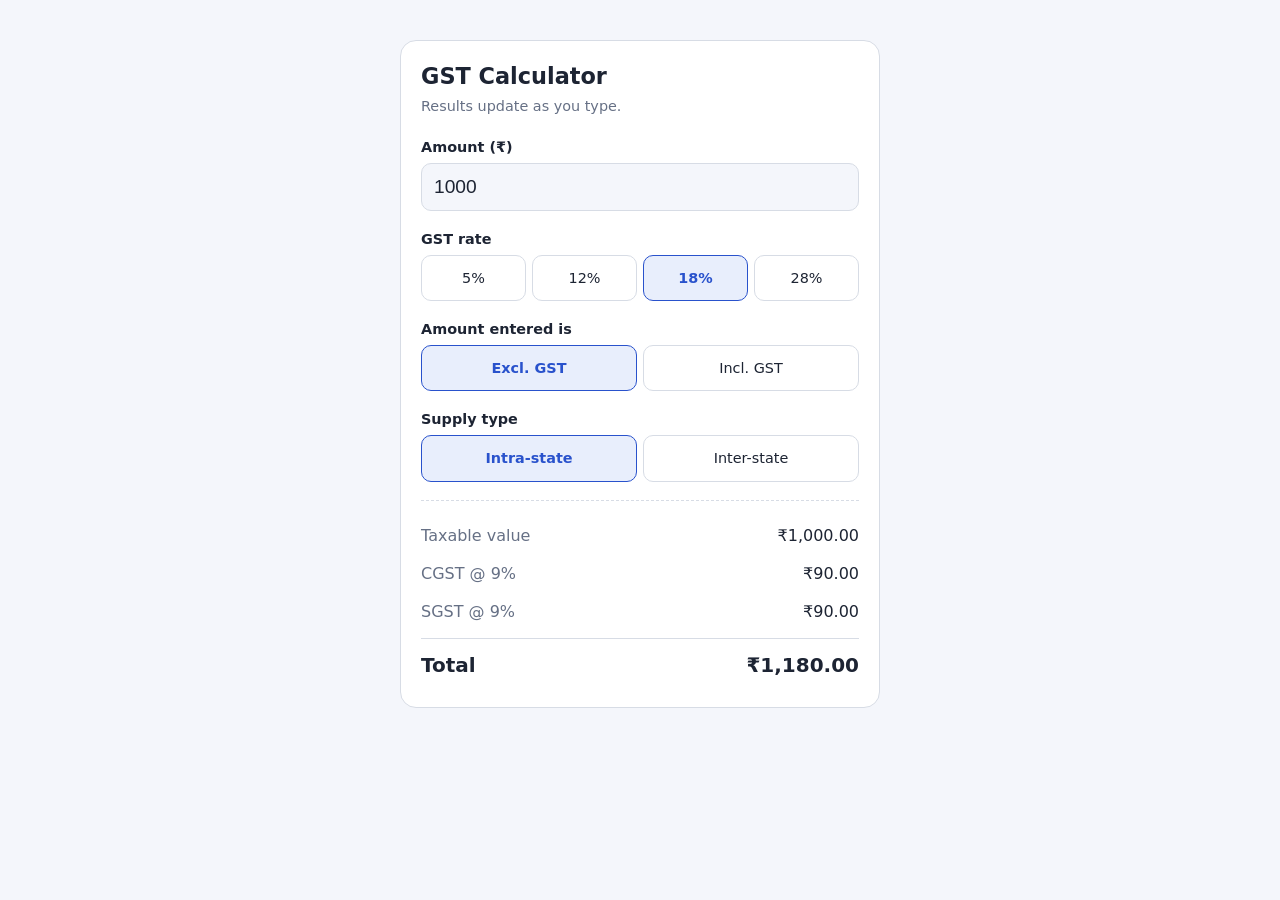
<file: index.html>
<!DOCTYPE html>
<html lang="en">
<head>
  <!-- ========== 1. HEAD: page settings (not visible on screen) ========== -->
  <meta charset="UTF-8">
  <!-- Makes the page scale properly on phones -->
  <meta name="viewport" content="width=device-width, initial-scale=1">
  <title>GST Calculator</title>

  <!-- ========== 2. CSS: how things look ========== -->
  <style>
    /* Colour "variables" so we can change the theme in one place */
    :root {
      --bg: #f4f6fb;
      --card: #ffffff;
      --text: #1d2433;
      --muted: #667085;
      --border: #d7dce5;
      --accent: #2952cc;
      --accent-soft: #e8eefc;
    }
    /* Dark mode: used automatically if the phone/computer is in dark mode */
    @media (prefers-color-scheme: dark) {
      :root {
        --bg: #11151c;
        --card: #1b212b;
        --text: #e8ebf0;
        --muted: #9aa3b2;
        --border: #313a48;
        --accent: #7c9cff;
        --accent-soft: #232d45;
      }
    }

    * { box-sizing: border-box; }

    body {
      margin: 0;
      padding: 16px;
      background: var(--bg);
      color: var(--text);
      font-family: system-ui, -apple-system, "Segoe UI", Roboto, sans-serif;
      line-height: 1.4;
    }

    .card {
      max-width: 480px;          /* never wider than this on big screens */
      margin: 24px auto;         /* centred horizontally */
      background: var(--card);
      border: 1px solid var(--border);
      border-radius: 16px;
      padding: 20px;
    }

    h1 { font-size: 1.4rem; margin: 0 0 4px; }
    .subtitle { color: var(--muted); margin: 0 0 20px; font-size: 0.9rem; }

    label, .group-label {
      display: block;
      font-weight: 600;
      font-size: 0.9rem;
      margin-bottom: 6px;
    }
    .field { margin-bottom: 18px; }

    input[type="number"] {
      width: 100%;
      font-size: 1.2rem;        /* 16px+ stops iPhones from zooming in */
      padding: 12px;
      border: 1px solid var(--border);
      border-radius: 10px;
      background: var(--bg);
      color: var(--text);
    }
    input[type="number"]:focus { outline: 2px solid var(--accent); border-color: transparent; }

    /* "Segmented" buttons: radio buttons styled to look like a button row */
    .segmented {
      display: flex;
      gap: 6px;
      flex-wrap: wrap;
    }
    .segmented input { position: absolute; opacity: 0; pointer-events: none; }
    .segmented label {
      flex: 1;
      min-width: 0;
      margin: 0;
      text-align: center;
      padding: 12px 6px;        /* big enough to tap with a thumb */
      border: 1px solid var(--border);
      border-radius: 10px;
      cursor: pointer;
      font-weight: 500;
      user-select: none;
    }
    .segmented input:checked + label {
      background: var(--accent-soft);
      border-color: var(--accent);
      color: var(--accent);
      font-weight: 700;
    }
    .segmented input:focus-visible + label { outline: 2px solid var(--accent); }

    /* Results box */
    .results {
      margin-top: 8px;
      border-top: 1px dashed var(--border);
      padding-top: 16px;
    }
    .row {
      display: flex;
      justify-content: space-between;
      padding: 8px 0;
      font-variant-numeric: tabular-nums;  /* digits line up neatly */
    }
    .row span:first-child { color: var(--muted); }
    .row.total {
      border-top: 1px solid var(--border);
      margin-top: 6px;
      padding-top: 12px;
      font-size: 1.25rem;
      font-weight: 700;
    }
    .row.total span:first-child { color: var(--text); }
    .hidden { display: none; }
  </style>
</head>

<body>
  <!-- ========== 3. HTML: what is on the page ========== -->
  <main class="card">
    <h1>GST Calculator</h1>
    <p class="subtitle">Results update as you type.</p>

    <!-- Input 1: Amount -->
    <div class="field">
      <label for="amount">Amount (₹)</label>
      <input type="number" id="amount" inputmode="decimal" min="0" step="0.01" placeholder="e.g. 1000" value="1000">
    </div>

    <!-- Input 2: GST rate -->
    <div class="field">
      <span class="group-label">GST rate</span>
      <div class="segmented">
        <input type="radio" name="rate" id="r5"  value="5">       <label for="r5">5%</label>
        <input type="radio" name="rate" id="r12" value="12">      <label for="r12">12%</label>
        <input type="radio" name="rate" id="r18" value="18" checked> <label for="r18">18%</label>
        <input type="radio" name="rate" id="r28" value="28">      <label for="r28">28%</label>
      </div>
    </div>

    <!-- Input 3: Does the amount already include GST? -->
    <div class="field">
      <span class="group-label">Amount entered is</span>
      <div class="segmented">
        <input type="radio" name="mode" id="exclusive" value="exclusive" checked> <label for="exclusive">Excl. GST</label>
        <input type="radio" name="mode" id="inclusive" value="inclusive">         <label for="inclusive">Incl. GST</label>
      </div>
    </div>

    <!-- Input 4: Where is the supply? -->
    <div class="field">
      <span class="group-label">Supply type</span>
      <div class="segmented">
        <input type="radio" name="supply" id="intra" value="intra" checked> <label for="intra">Intra-state</label>
        <input type="radio" name="supply" id="inter" value="inter">         <label for="inter">Inter-state</label>
      </div>
    </div>

    <!-- Outputs -->
    <section class="results" aria-live="polite">
      <div class="row"><span>Taxable value</span><span id="taxable">₹0.00</span></div>

      <!-- Shown only for intra-state -->
      <div id="intraRows">
        <div class="row"><span id="cgstLabel">CGST</span><span id="cgst">₹0.00</span></div>
        <div class="row"><span id="sgstLabel">SGST</span><span id="sgst">₹0.00</span></div>
      </div>

      <!-- Shown only for inter-state -->
      <div id="interRows" class="hidden">
        <div class="row"><span id="igstLabel">IGST</span><span id="igst">₹0.00</span></div>
      </div>

      <div class="row total"><span>Total</span><span id="total">₹0.00</span></div>
    </section>
  </main>

  <!-- ========== 4. JAVASCRIPT: the calculation logic ========== -->
  <script>
    // Formats a number as Indian Rupees, e.g. 123456.7 -> "₹1,23,456.70"
    const rupees = new Intl.NumberFormat("en-IN", {
      style: "currency",
      currency: "INR",
      minimumFractionDigits: 2,
      maximumFractionDigits: 2,
    });

    // Rounds to 2 decimal places (paise)
    function round2(n) {
      return Math.round((n + Number.EPSILON) * 100) / 100;
    }

    // Shortcut to find an element by its id
    const $ = (id) => document.getElementById(id);

    // Reads which radio button in a group is selected
    function selected(name) {
      return document.querySelector(`input[name="${name}"]:checked`).value;
    }

    function calculate() {
      // --- Step 1: read the inputs ---
      const amount = parseFloat($("amount").value) || 0;   // empty box -> 0
      const rate   = Number(selected("rate"));              // 5, 12, 18 or 28
      const mode   = selected("mode");                      // "exclusive" | "inclusive"
      const supply = selected("supply");                    // "intra" | "inter"

      // --- Step 2: work out taxable value and GST ---
      let taxable, gst;
      if (mode === "exclusive") {
        // Amount is BEFORE tax: add GST on top
        taxable = amount;
        gst = amount * rate / 100;
      } else {
        // Amount ALREADY includes GST: pull the GST out
        taxable = amount * 100 / (100 + rate);
        gst = amount - taxable;
      }
      taxable = round2(taxable);
      gst = round2(gst);

      // --- Step 3: split the GST ---
      // Intra-state: half to Centre (CGST), half to State (SGST)
      // Inter-state: all of it as IGST
      const half = round2(gst / 2);
      const cgst = half;
      const sgst = round2(gst - half); // remainder, so CGST + SGST always equals GST exactly
      const total = round2(taxable + gst);

      // --- Step 4: show the results ---
      $("taxable").textContent = rupees.format(taxable);
      $("cgst").textContent = rupees.format(cgst);
      $("sgst").textContent = rupees.format(sgst);
      $("igst").textContent = rupees.format(gst);
      $("total").textContent = rupees.format(total);

      $("cgstLabel").textContent = `CGST @ ${rate / 2}%`;
      $("sgstLabel").textContent = `SGST @ ${rate / 2}%`;
      $("igstLabel").textContent = `IGST @ ${rate}%`;

      // Show only the rows that apply
      $("intraRows").classList.toggle("hidden", supply !== "intra");
      $("interRows").classList.toggle("hidden", supply !== "inter");
    }

    // Re-calculate whenever anything changes
    document.querySelectorAll("input").forEach((el) => {
      el.addEventListener("input", calculate);
    });

    // Calculate once when the page first loads
    calculate();
  </script>
</body>
</html>
</file>
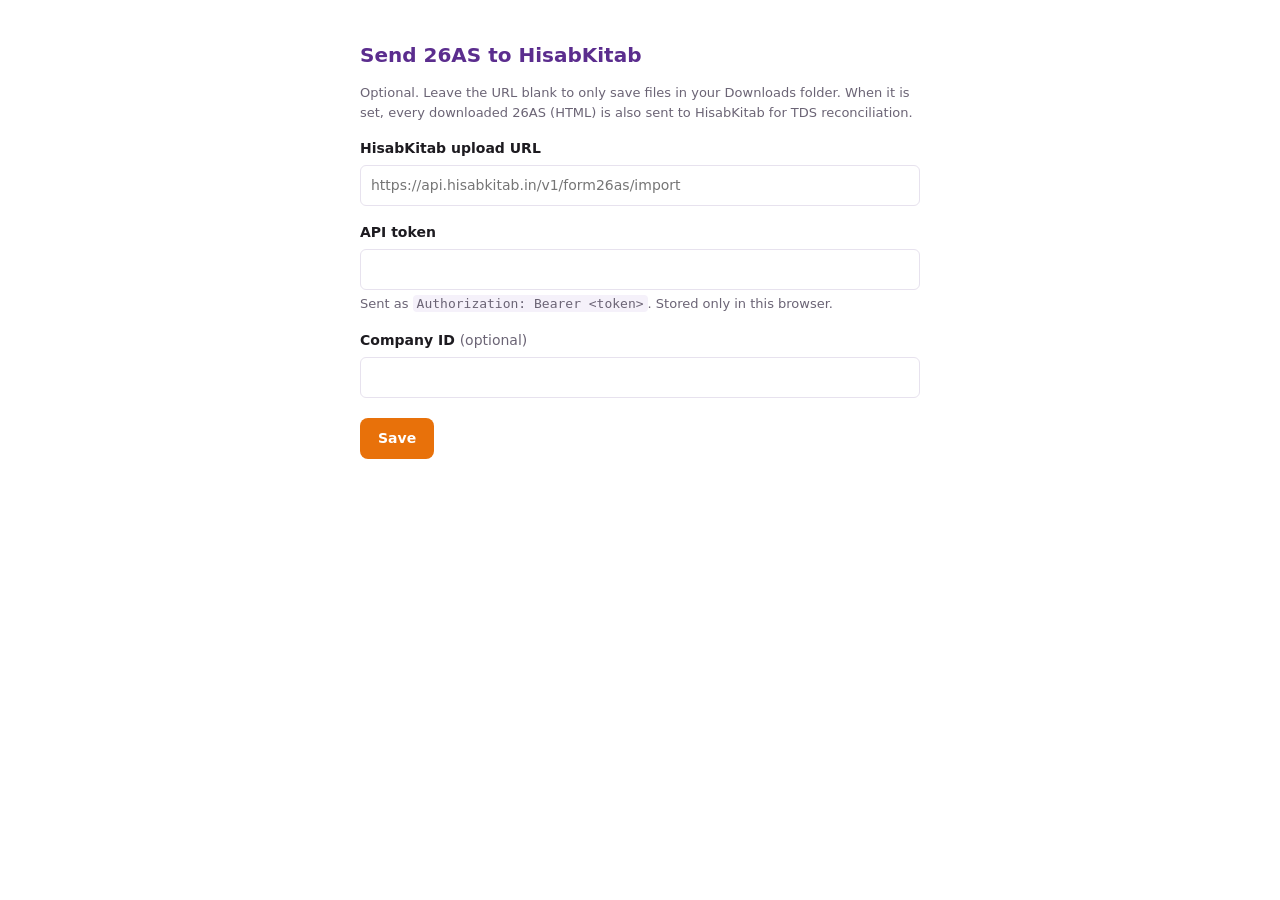
<file: form26as-chrome-extension/options.html>
<!doctype html>
<html lang="en">
<head>
  <meta charset="utf-8">
  <title>HisabKitab 26AS – Settings</title>
  <style>
    :root { --brand:#5B2D8E; --accent:#E8710A; --line:#e7e2ee; --muted:#6b6475; }
    body { font: 14px/1.5 system-ui, -apple-system, "Segoe UI", Roboto, sans-serif; color:#1d1b20; background:#fff; max-width:560px; margin:40px auto; padding:0 16px; }
    h1 { color: var(--brand); font-size: 20px; }
    label { display:block; font-weight:600; margin:16px 0 6px; }
    input { width:100%; padding:9px 10px; border:1px solid var(--line); border-radius:6px; font:inherit; box-sizing:border-box; }
    .help { color: var(--muted); font-size: 13px; margin: 4px 0 0; }
    button { margin-top:20px; background:var(--accent); color:#fff; border:0; border-radius:8px; padding:10px 18px; font:inherit; font-weight:600; cursor:pointer; }
    #msg { margin-left: 12px; }
    code { background:#f5f1fa; padding:1px 4px; border-radius:4px; }
  </style>
</head>
<body>
  <h1>Send 26AS to HisabKitab</h1>
  <p class="help">Optional. Leave the URL blank to only save files in your Downloads folder.
    When it is set, every downloaded 26AS (HTML) is also sent to HisabKitab for TDS reconciliation.</p>

  <label for="apiUrl">HisabKitab upload URL</label>
  <input id="apiUrl" placeholder="https://api.hisabkitab.in/v1/form26as/import">

  <label for="apiToken">API token</label>
  <input id="apiToken" type="password" autocomplete="off">
  <p class="help">Sent as <code>Authorization: Bearer &lt;token&gt;</code>. Stored only in this browser.</p>

  <label for="companyId">Company ID <span style="font-weight:400;color:var(--muted)">(optional)</span></label>
  <input id="companyId">

  <button id="save">Save</button><span id="msg"></span>
  <script src="options.js"></script>
</body>
</html>
</file>
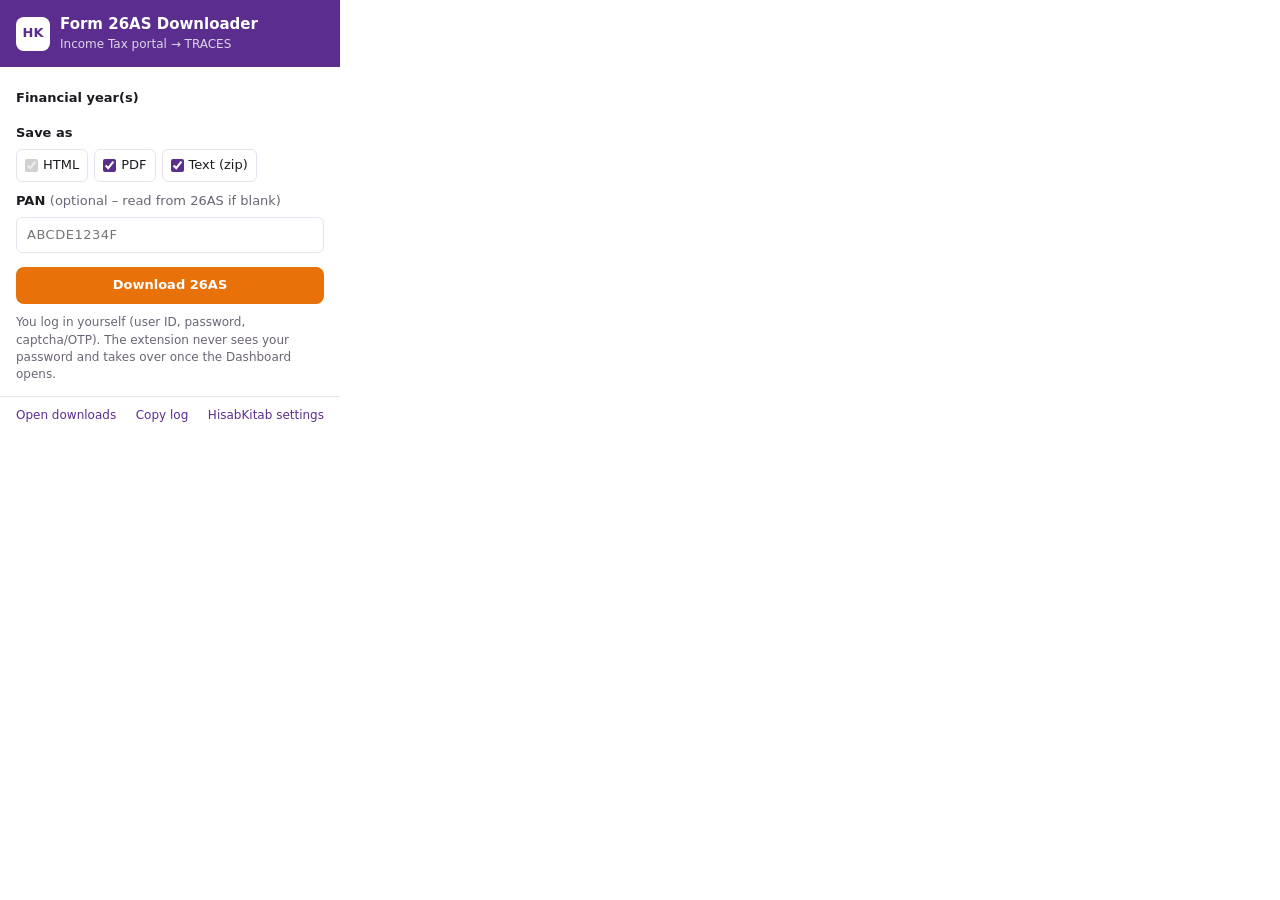
<file: form26as-chrome-extension/popup.html>
<!doctype html>
<html lang="en">
<head>
  <meta charset="utf-8">
  <title>Form 26AS</title>
  <link rel="stylesheet" href="popup.css">
</head>
<body>
  <header>
    <div class="logo">HK</div>
    <div>
      <h1>Form 26AS Downloader</h1>
      <p class="sub">Income Tax portal → TRACES</p>
    </div>
  </header>

  <section id="setup">
    <label class="lbl">Financial year(s)</label>
    <div id="fyList" class="fy-grid"></div>

    <label class="lbl">Save as</label>
    <div class="formats">
      <label><input type="checkbox" checked disabled> HTML</label>
      <label><input type="checkbox" id="wantPdf" checked> PDF</label>
      <label title="Password-protected zip from TRACES. Password = date of birth / incorporation (DDMMYYYY)"><input type="checkbox" id="wantText" checked> Text (zip)</label>
    </div>

    <label class="lbl" for="pan">PAN <span class="muted">(optional – read from 26AS if blank)</span></label>
    <input id="pan" maxlength="10" placeholder="ABCDE1234F" autocomplete="off">

    <button id="start" class="primary">Download 26AS</button>
    <p class="hint">You log in yourself (user ID, password, captcha/OTP). The extension never sees your password and takes over once the Dashboard opens.</p>
  </section>

  <section id="progress" hidden>
    <div class="status-row">
      <span id="statusPill" class="pill">Running</span>
      <span id="count" class="muted"></span>
    </div>
    <ul id="tasks"></ul>
    <div id="log"></div>
    <button id="fixSaveAs" class="ghost wide" hidden>Open Chrome download settings</button>
    <div class="btns">
      <button id="resume" class="ghost" title="Restart the extension on the tab you are looking at">Continue on this tab</button>
      <button id="cancel" class="ghost">Cancel</button>
      <button id="again" class="primary" hidden>New download</button>
    </div>
  </section>

  <footer>
    <a href="#" id="openDownloads">Open downloads</a>
    <a href="#" id="copyLog">Copy log</a>
    <a href="options.html" target="_blank">HisabKitab settings</a>
  </footer>
  <script src="popup.js"></script>
</body>
</html>
</file>
<file: form26as-chrome-extension/popup.css>
:root {
  --brand: #5B2D8E;
  --brand-2: #47206f;
  --accent: #E8710A;
  --bg: #ffffff;
  --text: #1d1b20;
  --muted: #6b6475;
  --line: #e7e2ee;
  --soft: #f5f1fa;
  --ok: #2E7D32;
  --err: #B3261E;
}
* { box-sizing: border-box; }
body {
  width: 340px; margin: 0; background: var(--bg); color: var(--text);
  font: 13px/1.45 system-ui, -apple-system, "Segoe UI", Roboto, sans-serif;
}
header { display: flex; gap: 10px; align-items: center; padding: 14px 16px; background: var(--brand); color: #fff; }
.logo { width: 34px; height: 34px; border-radius: 8px; background: #fff; color: var(--brand); font-weight: 800; display: grid; place-items: center; }
h1 { font-size: 15px; margin: 0; }
.sub { margin: 0; opacity: .8; font-size: 12px; }
section { padding: 12px 16px; }
.lbl { display: block; font-weight: 600; margin: 10px 0 6px; }
.muted { color: var(--muted); font-weight: 400; }
.fy-grid { display: grid; grid-template-columns: repeat(3, 1fr); gap: 6px; }
.fy-grid label, .formats label {
  display: flex; align-items: center; gap: 5px; padding: 6px 8px;
  border: 1px solid var(--line); border-radius: 6px; cursor: pointer; user-select: none;
}
.fy-grid label:has(input:checked) { border-color: var(--brand); background: var(--soft); }
.formats { display: flex; gap: 6px; }
input[type=checkbox] { accent-color: var(--brand); margin: 0; }
#pan {
  width: 100%; padding: 8px 10px; border: 1px solid var(--line); border-radius: 6px;
  font: inherit; text-transform: uppercase; letter-spacing: .5px;
}
#pan:focus { outline: 2px solid var(--brand); outline-offset: -1px; }
button { font: inherit; font-weight: 600; border-radius: 8px; padding: 9px 14px; cursor: pointer; }
.primary { width: 100%; margin-top: 14px; background: var(--accent); color: #fff; border: 0; }
.primary:hover { filter: brightness(.95); }
.primary:disabled { opacity: .5; cursor: default; }
.ghost { background: #fff; border: 1px solid var(--line); color: var(--text); }
.hint { color: var(--muted); font-size: 12px; margin: 10px 0 0; }
.status-row { display: flex; justify-content: space-between; align-items: center; }
.pill { padding: 2px 10px; border-radius: 999px; font-weight: 600; font-size: 12px; background: var(--soft); color: var(--brand); }
.pill.done { background: #e8f5e9; color: var(--ok); }
.pill.error, .pill.cancelled { background: #fdecea; color: var(--err); }
#tasks { list-style: none; padding: 0; margin: 10px 0; }
#tasks li { display: flex; justify-content: space-between; padding: 6px 0; border-bottom: 1px solid var(--line); }
#tasks li .st { color: var(--muted); }
#tasks li.done .st { color: var(--ok); }
#tasks li.current .st { color: var(--accent); font-weight: 600; }
#log { max-height: 130px; overflow: auto; background: var(--soft); border-radius: 6px; padding: 6px 8px; font-size: 12px; }
#log div { padding: 1px 0; }
#log .warn { color: #8a4b00; }
#log .error { color: var(--err); }
.btns { display: flex; gap: 8px; margin-top: 10px; }
.btns button { flex: 1; margin-top: 0; }
footer { display: flex; justify-content: space-between; padding: 10px 16px; border-top: 1px solid var(--line); }
footer a { color: var(--brand); text-decoration: none; font-size: 12px; }
.err { color: var(--err); font-size: 12px; margin-top: 8px; }
#log .debug { color: var(--muted); font-size: 11px; }
footer { gap: 8px; }
.wide { width: 100%; margin-top: 8px; }
</file>
